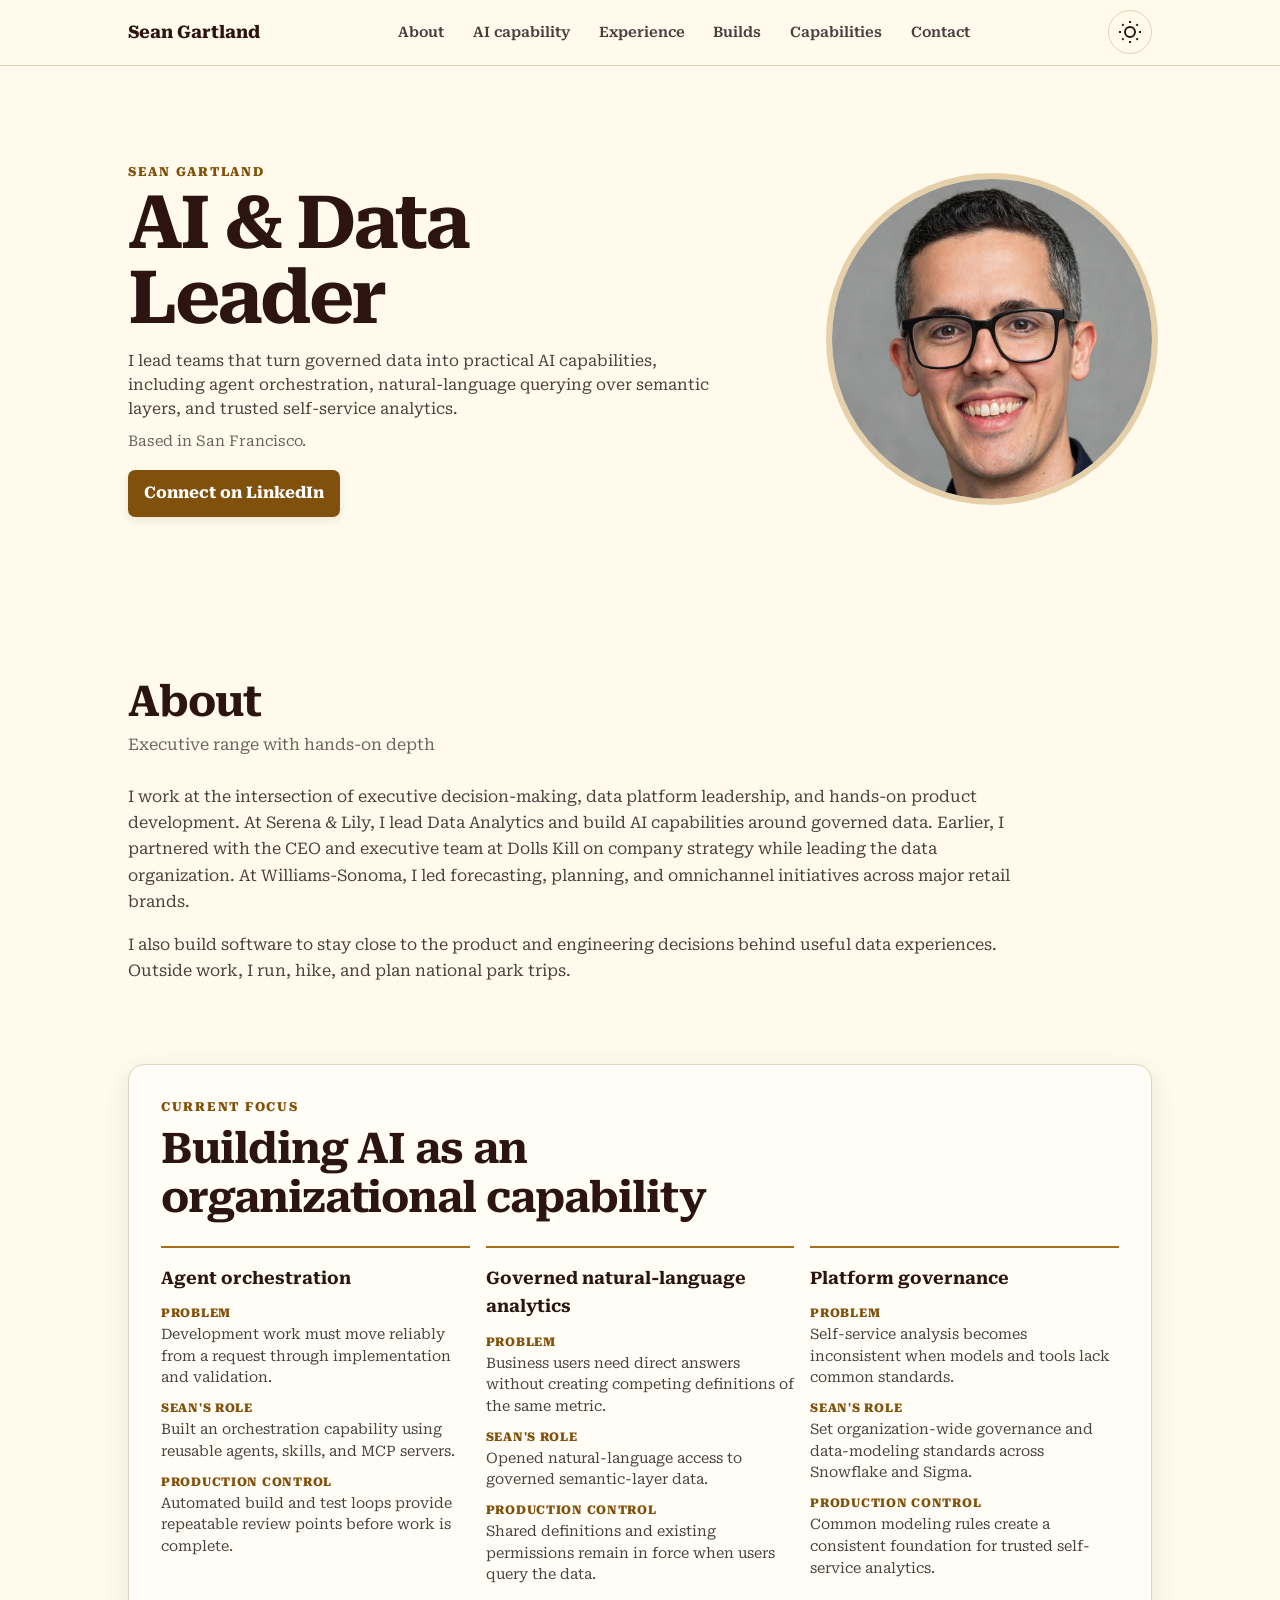
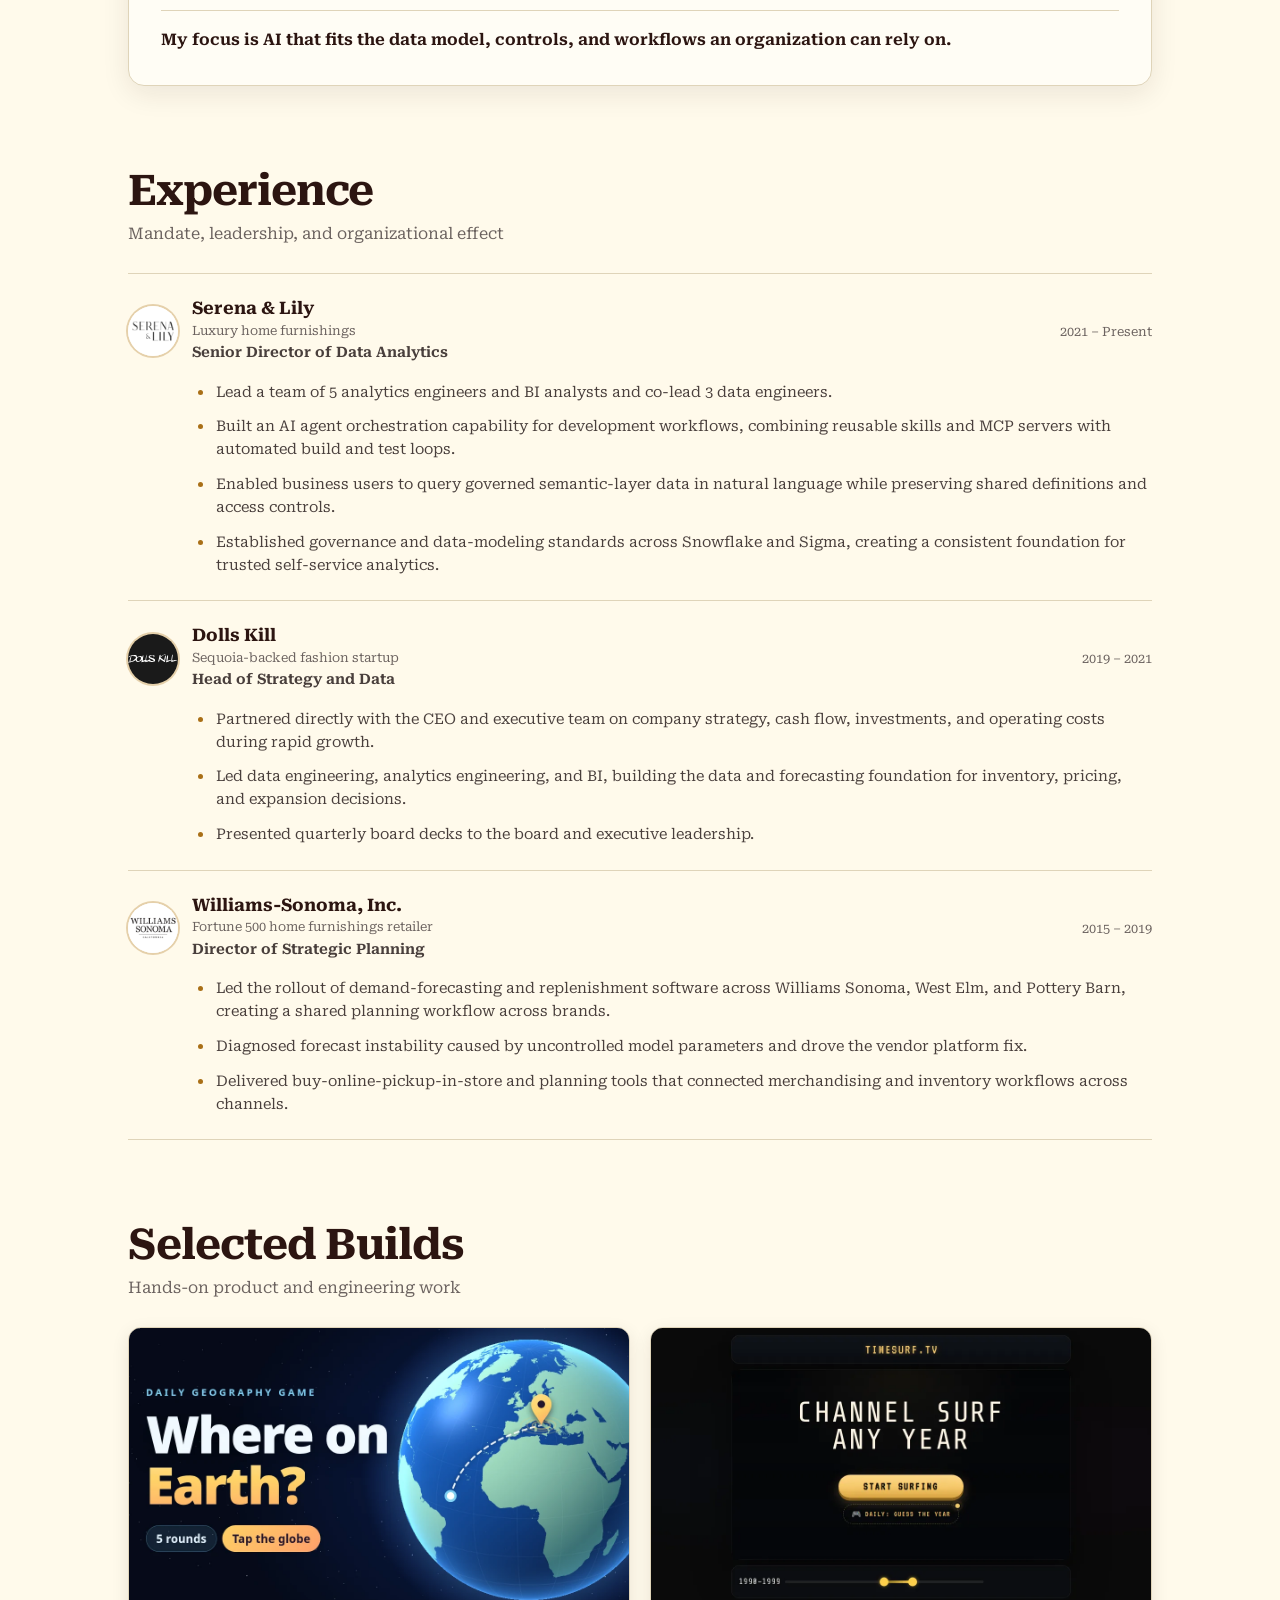
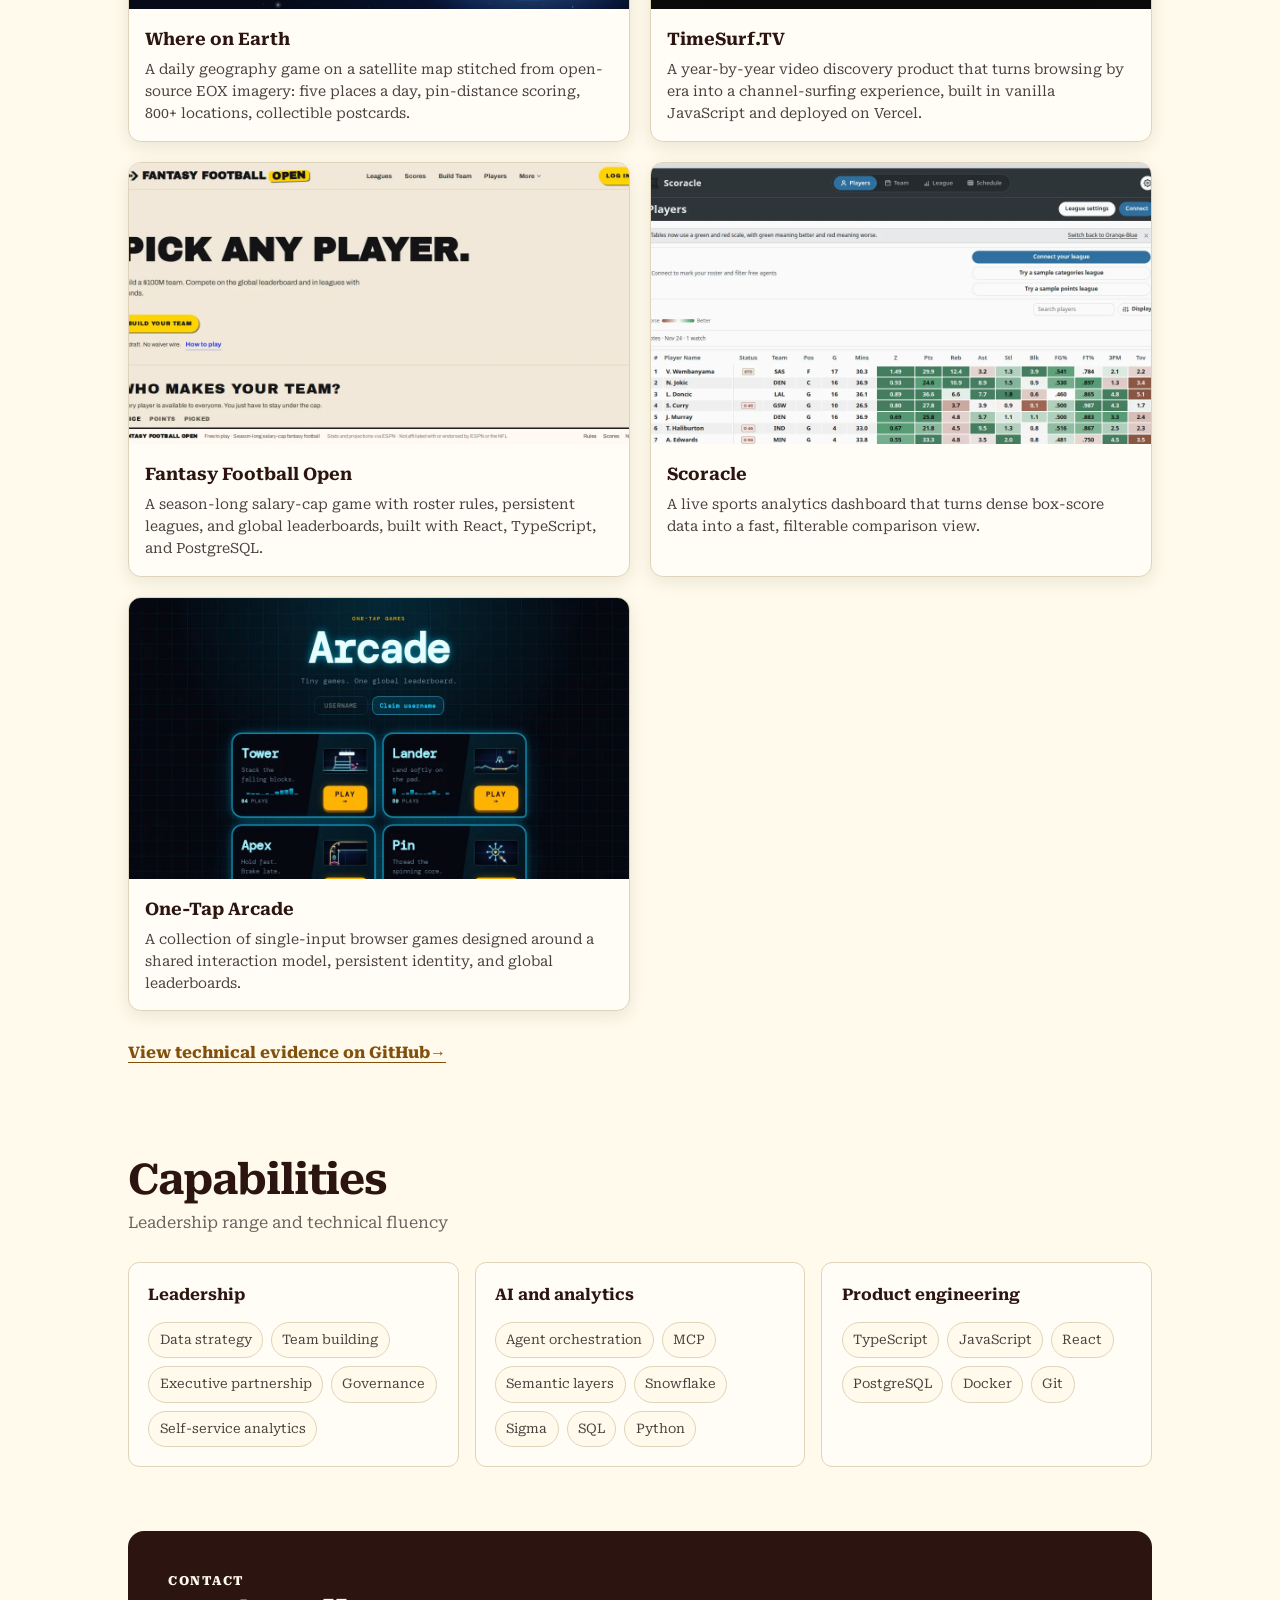
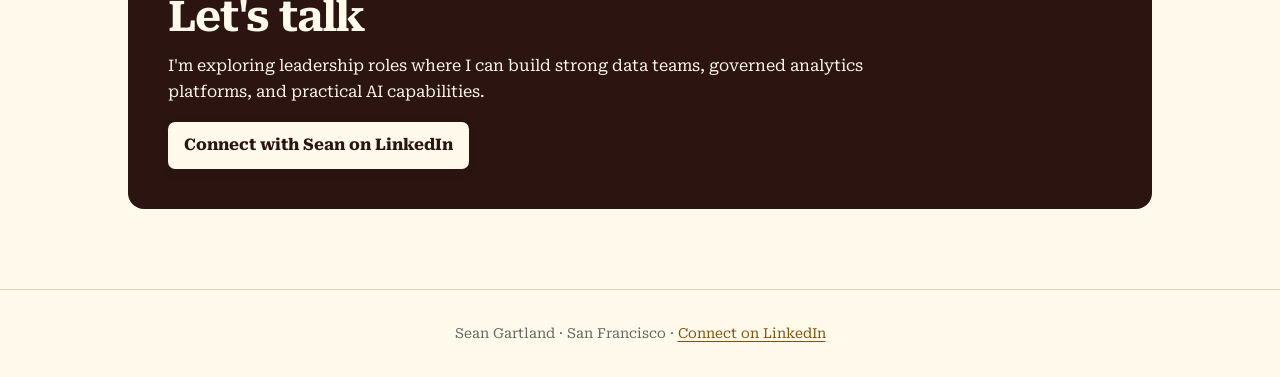
<file: index.html>
<!DOCTYPE html>
<html lang="en">
<head>
  <meta charset="UTF-8" />
  <meta name="viewport" content="width=device-width, initial-scale=1.0" />
  <title>Sean Gartland | AI &amp; Data Leader</title>
  <meta name="description" content="AI and data leader Sean Gartland builds high-performing data teams, governed data platforms, agent orchestration, and natural-language analytics." />
  <link rel="canonical" href="https://www.seangartland.com/" />
  <meta name="theme-color" content="#fffaeb" />
  <meta name="robots" content="index, follow" />
  <link rel="icon" href="favicon.svg" type="image/svg+xml" /><link rel="apple-touch-icon" href="assets/apple-touch-icon.png" />
  <meta property="og:type" content="website" /><meta property="og:site_name" content="Sean Gartland" /><meta property="og:url" content="https://www.seangartland.com/" />
  <meta property="og:title" content="Sean Gartland | AI &amp; Data Leader" /><meta property="og:description" content="AI and data leader Sean Gartland builds high-performing data teams, governed data platforms, agent orchestration, and natural-language analytics." />
  <meta property="og:image" content="https://www.seangartland.com/assets/og-image.png" /><meta property="og:image:type" content="image/png" /><meta property="og:image:width" content="1200" /><meta property="og:image:height" content="630" /><meta property="og:image:alt" content="Sean Gartland, AI &amp; Data Leader" />
  <meta name="twitter:card" content="summary_large_image" /><meta name="twitter:title" content="Sean Gartland | AI &amp; Data Leader" /><meta name="twitter:description" content="AI and data leader Sean Gartland builds high-performing data teams, governed data platforms, agent orchestration, and natural-language analytics." /><meta name="twitter:image" content="https://www.seangartland.com/assets/og-image.png" /><meta name="twitter:image:alt" content="Sean Gartland, AI &amp; Data Leader" />
  <script type="application/ld+json">{"@context":"https://schema.org","@type":"Person","name":"Sean Gartland","url":"https://www.seangartland.com/","image":"https://www.seangartland.com/assets/headshot/irlpfp.jpg","jobTitle":"Senior Director of Data Analytics","knowsAbout":["AI agent orchestration","natural-language analytics","semantic layers","data governance","Snowflake","Sigma","analytics leadership","data strategy"],"address":{"@type":"PostalAddress","addressLocality":"San Francisco","addressRegion":"CA","addressCountry":"US"},"sameAs":["https://www.linkedin.com/in/seangartland","https://github.com/seangartland"]}</script>
  <script>(()=>{const s=localStorage.getItem('theme');const d=s?s==='dark':matchMedia('(prefers-color-scheme: dark)').matches;if(d)document.documentElement.classList.add('dark');document.querySelector('meta[name="theme-color"]').content=d?'#1a1d23':'#fffaeb'})();</script>
  <link rel="stylesheet" href="style.css" />
</head>
<body>
  <header id="site-header">
    <div class="header-inner"><a href="/" class="brand">Sean Gartland</a><nav class="desktop-nav" aria-label="Primary navigation"><a href="#about">About</a><a href="#capability">AI capability</a><a href="#experience">Experience</a><a href="#projects">Builds</a><a href="#skills">Capabilities</a><a href="#contact">Contact</a></nav><div class="header-right">
      <button class="theme-toggle" id="theme-toggle" type="button" aria-label="Switch to dark theme"><svg class="icon-sun" aria-hidden="true" width="24" height="24" viewBox="0 0 24 24" fill="none" stroke="currentColor" stroke-width="2"><circle cx="12" cy="12" r="5"/><path d="M12 1v2M12 21v2M4.22 4.22l1.42 1.42M18.36 18.36l1.42 1.42M1 12h2M21 12h2M4.22 19.78l1.42-1.42M18.36 5.64l1.42-1.42"/></svg><svg class="icon-moon" aria-hidden="true" width="24" height="24" viewBox="0 0 24 24" fill="none" stroke="currentColor" stroke-width="2"><path d="M21 12.79A9 9 0 1 1 11.21 3 7 7 0 0 0 21 12.79z"/></svg></button>
      <button class="mobile-menu-btn" id="mobile-menu-btn" type="button" aria-label="Open menu" aria-expanded="false" aria-controls="mobile-nav"><svg aria-hidden="true" width="24" height="24" viewBox="0 0 24 24" fill="none" stroke="currentColor" stroke-width="2"><path d="M4 6h16M4 12h16M4 18h16"/></svg></button>
    </div></div>
    <nav class="mobile-nav" id="mobile-nav" aria-label="Mobile navigation"><a href="#about">About</a><a href="#capability">AI capability</a><a href="#experience">Experience</a><a href="#projects">Builds</a><a href="#skills">Capabilities</a><a href="#contact">Contact</a></nav>
  </header>
  <main>
    <section class="hero-section" aria-labelledby="hero-title"><div class="hero-content"><div class="hero-copy"><div class="hero-head"><div class="hero-titles"><p class="hero-eyebrow">Sean Gartland</p><h1 id="hero-title">AI &amp; Data Leader</h1></div><div class="hero-image-container"><img src="assets/headshot/irlpfp.jpg" alt="Sean Gartland" class="hero-image" width="900" height="900" fetchpriority="high" /></div></div><p class="hero-desc">I lead teams that turn governed data into practical AI capabilities, including agent orchestration, natural-language querying over semantic layers, and trusted self-service analytics.</p><p class="hero-location">Based in San Francisco.</p><a class="button-link" href="https://www.linkedin.com/in/seangartland" target="_blank" rel="noopener noreferrer">Connect on LinkedIn</a></div></div></section>
    <div class="sections-wrapper">
      <section id="about" class="content-section"><h2 class="section-heading">About</h2><p class="section-subtitle">Executive range with hands-on depth</p><div class="about-text"><p>I work at the intersection of executive decision-making, data platform leadership, and hands-on product development. At Serena &amp; Lily, I lead Data Analytics and build AI capabilities around governed data. Earlier, I partnered with the CEO and executive team at Dolls Kill on company strategy while leading the data organization. At Williams-Sonoma, I led forecasting, planning, and omnichannel initiatives across major retail brands.</p><p>I also build software to stay close to the product and engineering decisions behind useful data experiences. Outside work, I run, hike, and plan national park trips.</p></div></section>
      <section id="capability" class="content-section proof-section"><div class="proof-panel"><p class="panel-kicker">Current focus</p><h2 class="section-heading">Building AI as an organizational capability</h2><div class="proof-grid">
        <article class="proof-item"><h3>Agent orchestration</h3><dl><div><dt>Problem</dt><dd>Development work must move reliably from a request through implementation and validation.</dd></div><div><dt>Sean's role</dt><dd>Built an orchestration capability using reusable agents, skills, and MCP servers.</dd></div><div><dt>Production control</dt><dd>Automated build and test loops provide repeatable review points before work is complete.</dd></div></dl></article>
        <article class="proof-item"><h3>Governed natural-language analytics</h3><dl><div><dt>Problem</dt><dd>Business users need direct answers without creating competing definitions of the same metric.</dd></div><div><dt>Sean's role</dt><dd>Opened natural-language access to governed semantic-layer data.</dd></div><div><dt>Production control</dt><dd>Shared definitions and existing permissions remain in force when users query the data.</dd></div></dl></article>
        <article class="proof-item"><h3>Platform governance</h3><dl><div><dt>Problem</dt><dd>Self-service analysis becomes inconsistent when models and tools lack common standards.</dd></div><div><dt>Sean's role</dt><dd>Set organization-wide governance and data-modeling standards across Snowflake and Sigma.</dd></div><div><dt>Production control</dt><dd>Common modeling rules create a consistent foundation for trusted self-service analytics.</dd></div></dl></article>
      </div><p class="proof-closing">My focus is AI that fits the data model, controls, and workflows an organization can rely on.</p></div></section>
      <section id="experience" class="content-section"><h2 class="section-heading">Experience</h2><p class="section-subtitle">Mandate, leadership, and organizational effect</p><div class="experience-list">
        <article class="experience-item"><header class="exp-header"><div class="exp-logo"><img src="assets/serena-lily-logo.png" alt="" width="256" height="256" loading="lazy" decoding="async" /></div><div class="exp-identity"><h3>Serena &amp; Lily</h3><p class="exp-company-desc">Luxury home furnishings</p><p class="exp-role">Senior Director of Data Analytics</p><p class="exp-date">2021 – Present</p></div></header><ul class="exp-bullets"><li>Lead a team of 5 analytics engineers and BI analysts and co-lead 3 data engineers.</li><li>Built an AI agent orchestration capability for development workflows, combining reusable skills and MCP servers with automated build and test loops.</li><li>Enabled business users to query governed semantic-layer data in natural language while preserving shared definitions and access controls.</li><li>Established governance and data-modeling standards across Snowflake and Sigma, creating a consistent foundation for trusted self-service analytics.</li></ul></article>
        <article class="experience-item"><header class="exp-header"><div class="exp-logo exp-logo--dark"><img src="assets/dolls-kill-logo.svg" alt="" width="56" height="56" loading="lazy" decoding="async" /></div><div class="exp-identity"><h3>Dolls Kill</h3><p class="exp-company-desc">Sequoia-backed fashion startup</p><p class="exp-role">Head of Strategy and Data</p><p class="exp-date">2019 – 2021</p></div></header><ul class="exp-bullets"><li>Partnered directly with the CEO and executive team on company strategy, cash flow, investments, and operating costs during rapid growth.</li><li>Led data engineering, analytics engineering, and BI, building the data and forecasting foundation for inventory, pricing, and expansion decisions.</li><li>Presented quarterly board decks to the board and executive leadership.</li></ul></article>
        <article class="experience-item"><header class="exp-header"><div class="exp-logo exp-logo--white"><img src="assets/williams-sonoma-logo.png" alt="" width="256" height="256" loading="lazy" decoding="async" /></div><div class="exp-identity"><h3>Williams-Sonoma, Inc.</h3><p class="exp-company-desc">Fortune 500 home furnishings retailer</p><p class="exp-role">Director of Strategic Planning</p><p class="exp-date">2015 – 2019</p></div></header><ul class="exp-bullets"><li>Led the rollout of demand-forecasting and replenishment software across Williams Sonoma, West Elm, and Pottery Barn, creating a shared planning workflow across brands.</li><li>Diagnosed forecast instability caused by uncontrolled model parameters and drove the vendor platform fix.</li><li>Delivered buy-online-pickup-in-store and planning tools that connected merchandising and inventory workflows across channels.</li></ul></article>
      </div></section>
      <section id="projects" class="content-section"><h2 class="section-heading">Selected Builds</h2><p class="section-subtitle">Hands-on product and engineering work</p><div class="projects-grid">
        <a href="https://where-on.earth" target="_blank" rel="noopener noreferrer" class="project-card"><div class="project-image-wrap"><img src="assets/projects/where-on-earth-preview.webp" alt="Where on Earth daily geography game" class="project-image" width="1200" height="630" loading="lazy" decoding="async" /></div><div class="project-info"><h3>Where on Earth</h3><p>A daily geography game on a satellite map stitched from open-source EOX imagery: five places a day, pin-distance scoring, 800+ locations, collectible postcards.</p></div></a>
        <a href="https://timesurf.tv" target="_blank" rel="noopener noreferrer" class="project-card"><div class="project-image-wrap"><img src="assets/projects/timesurf-preview.webp" alt="TimeSurf.TV interface" class="project-image" width="1200" height="630" loading="lazy" decoding="async" /></div><div class="project-info"><h3>TimeSurf.TV</h3><p>A year-by-year video discovery product that turns browsing by era into a channel-surfing experience, built in vanilla JavaScript and deployed on Vercel.</p></div></a>
        <a href="https://fantasyfootballopen.com" target="_blank" rel="noopener noreferrer" class="project-card"><div class="project-image-wrap"><img src="assets/projects/ffo-preview.webp" alt="Fantasy Football Open interface" class="project-image" width="1200" height="630" loading="lazy" decoding="async" /></div><div class="project-info"><h3>Fantasy Football Open</h3><p>A season-long salary-cap game with roster rules, persistent leagues, and global leaderboards, built with React, TypeScript, and PostgreSQL.</p></div></a>
        <a href="https://scoreacle.vercel.app" target="_blank" rel="noopener noreferrer" class="project-card"><div class="project-image-wrap"><img src="assets/projects/scoracle-preview.webp" alt="Scoracle sports analytics interface" class="project-image" width="1200" height="630" loading="lazy" decoding="async" /></div><div class="project-info"><h3>Scoracle</h3><p>A live sports analytics dashboard that turns dense box-score data into a fast, filterable comparison view.</p></div></a>
        <a href="https://one-tap-arcade.vercel.app" target="_blank" rel="noopener noreferrer" class="project-card"><div class="project-image-wrap"><img src="assets/projects/arcade-preview.webp" alt="One-Tap Arcade game collection" class="project-image" width="1200" height="630" loading="lazy" decoding="async" /></div><div class="project-info"><h3>One-Tap Arcade</h3><p>A collection of single-input browser games designed around a shared interaction model, persistent identity, and global leaderboards.</p></div></a>
      </div><a href="https://github.com/seangartland" target="_blank" rel="noopener noreferrer" class="evidence-link">View technical evidence on GitHub <span aria-hidden="true">→</span></a></section>
      <section id="skills" class="content-section"><h2 class="section-heading">Capabilities</h2><p class="section-subtitle">Leadership range and technical fluency</p><div class="capability-matrix"><article><h3>Leadership</h3><ul><li>Data strategy</li><li>Team building</li><li>Executive partnership</li><li>Governance</li><li>Self-service analytics</li></ul></article><article><h3>AI and analytics</h3><ul><li>Agent orchestration</li><li>MCP</li><li>Semantic layers</li><li>Snowflake</li><li>Sigma</li><li>SQL</li><li>Python</li></ul></article><article><h3>Product engineering</h3><ul><li>TypeScript</li><li>JavaScript</li><li>React</li><li>PostgreSQL</li><li>Docker</li><li>Git</li></ul></article></div></section>
      <section id="contact" class="content-section contact-section"><p class="panel-kicker">Contact</p><h2 class="section-heading">Let's talk</h2><p>I'm exploring leadership roles where I can build strong data teams, governed analytics platforms, and practical AI capabilities.</p><a class="button-link" href="https://www.linkedin.com/in/seangartland" target="_blank" rel="noopener noreferrer">Connect with Sean on LinkedIn</a></section>
    </div>
  </main>
  <footer class="site-footer"><p>Sean Gartland <span aria-hidden="true">·</span> San Francisco <span aria-hidden="true">·</span> <a href="https://www.linkedin.com/in/seangartland" target="_blank" rel="noopener noreferrer">Connect on LinkedIn</a></p></footer>
  <button id="scroll-top" class="scroll-top-btn" type="button" aria-label="Scroll to top"><svg aria-hidden="true" width="20" height="20" viewBox="0 0 24 24" fill="none" stroke="currentColor" stroke-width="2.5"><path d="m18 15-6-6-6 6"/></svg></button><script src="script.js"></script>
</body>
</html>
</file>
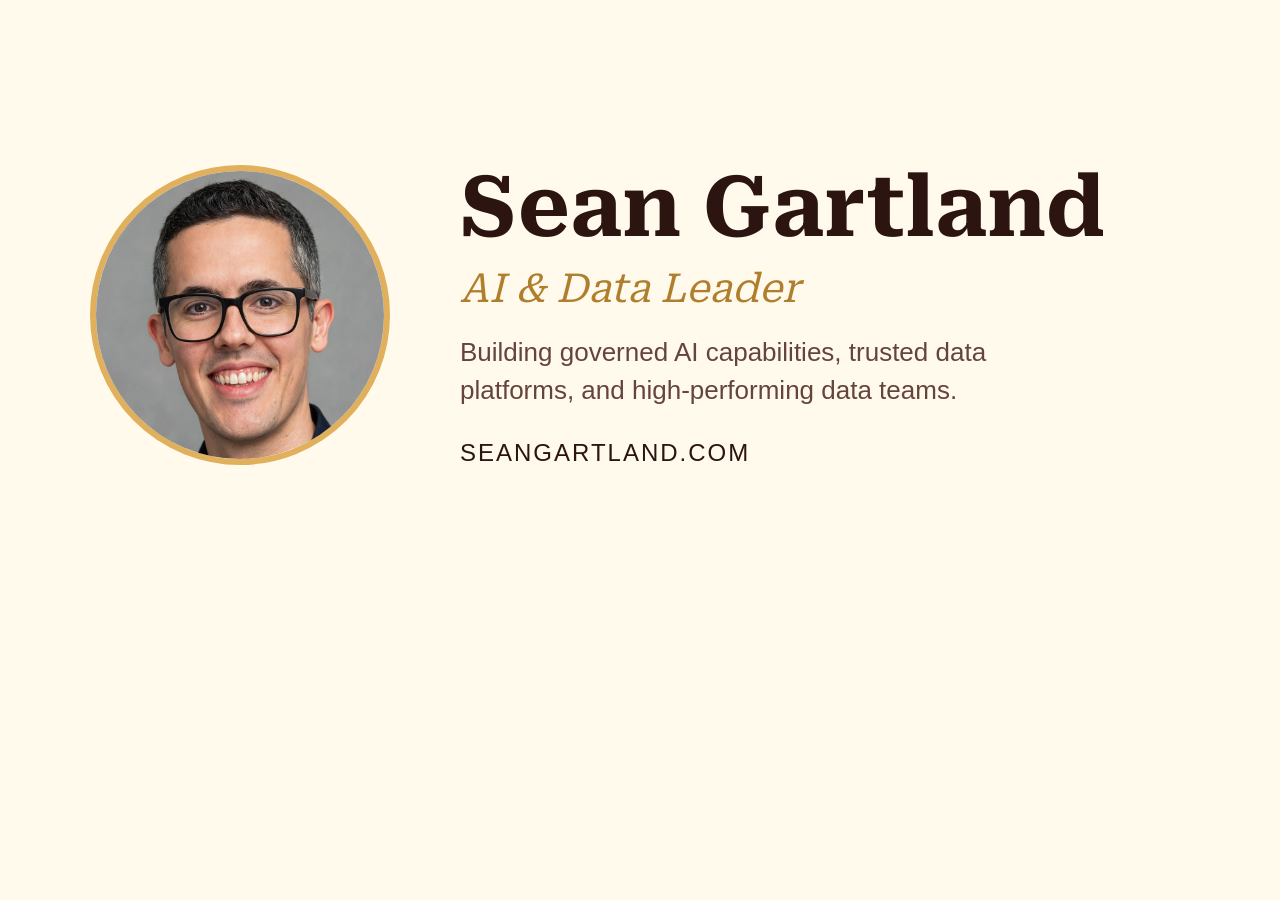
<file: og-card.html>
<!DOCTYPE html>
<html lang="en">
<head>
<meta charset="UTF-8" />
<style>
  @font-face {
    font-family: 'Roboto Serif';
    src: url('assets/fonts/roboto-serif-latin.woff2') format('woff2');
    font-weight: 100 900;
    font-display: swap;
  }
  * { margin: 0; padding: 0; box-sizing: border-box; }
  body {
    width: 1200px; height: 630px;
    background: #fffaeb;
    font-family: 'Roboto Serif', Georgia, serif;
    display: flex; align-items: center; justify-content: center;
    overflow: hidden;
  }
  .card { display: flex; align-items: center; gap: 70px; padding: 0 90px; width: 100%; }
  .photo {
    width: 300px; height: 300px; border-radius: 50%;
    object-fit: cover; flex-shrink: 0;
    border: 6px solid #e0b05c;
  }
  .name { font-size: 84px; font-weight: 700; color: #2c1511; line-height: 1.05; }
  .title { font-size: 40px; color: #b07f2e; margin-top: 14px; font-style: italic; }
  .tag { font-size: 26px; color: #65443d; margin-top: 22px; line-height: 1.45; max-width: 640px; font-family: -apple-system, 'Segoe UI', sans-serif; }
  .url { font-size: 24px; color: #2c1511; margin-top: 30px; letter-spacing: 2px; font-family: -apple-system, 'Segoe UI', sans-serif; }
</style>
</head>
<body>
  <div class="card">
    <img class="photo" src="assets/headshot/irlpfp.jpg" alt="" />
    <div>
      <div class="name">Sean Gartland</div>
      <div class="title">AI &amp; Data Leader</div>
      <div class="tag">Building governed AI capabilities, trusted data platforms, and high-performing data teams.</div>
      <div class="url">SEANGARTLAND.COM</div>
    </div>
  </div>
</body>
</html>
</file>
<file: style.css>
@font-face{font-family:"Roboto Serif";src:url("assets/fonts/roboto-serif-latin.woff2") format("woff2");font-weight:100 900;font-style:normal;font-display:swap}
*,*::before,*::after{box-sizing:border-box;margin:0;padding:0}
:root{--accent:#a96f16;--accent-strong:#81500a;--ink:#2c1511;--text:#493f3c;--muted:#6b625f;--bg:#fffaeb;--card:#fffdf5;--border:#dfd4b9;--shadow:rgba(44,21,17,.09);--on-accent:#fff}
html.dark{--accent:#d2a452;--accent-strong:#edc778;--ink:#f1dfbc;--text:#ddd8cf;--muted:#b8b0a4;--bg:#1a1d23;--card:#22262d;--border:#454a52;--shadow:rgba(0,0,0,.35);--on-accent:#21160a}
html{scroll-behavior:smooth;background:var(--bg)}
body{font-family:"Roboto Serif",Georgia,serif;background:var(--bg);color:var(--text);line-height:1.65;-webkit-font-smoothing:antialiased}
a{color:inherit;text-decoration:none}img{display:block;max-width:100%}button{font:inherit}
:focus-visible{outline:3px solid var(--accent);outline-offset:4px;border-radius:4px}
section{scroll-margin-top:5rem}
#site-header{position:sticky;top:0;z-index:50;background:color-mix(in srgb,var(--bg) 94%,transparent);border-bottom:1px solid var(--border);backdrop-filter:blur(10px);transition:box-shadow .2s ease}
#site-header.scrolled{box-shadow:0 4px 16px var(--shadow)}
.header-inner{max-width:68rem;margin:auto;padding:.65rem 1.25rem;display:flex;align-items:center;justify-content:space-between;min-height:64px}
.brand{font-size:1.08rem;font-weight:750;color:var(--ink)}.header-right{display:flex;align-items:center;gap:.25rem}
.desktop-nav{display:none}.desktop-nav a,.mobile-nav a{color:var(--text);font-weight:600}
.theme-toggle,.mobile-menu-btn{width:44px;height:44px;display:grid;place-items:center;border:1px solid var(--border);border-radius:50%;background:transparent;color:var(--ink);cursor:pointer}
.mobile-menu-btn{border-color:transparent}.icon-moon{display:none}.dark .icon-sun{display:none}.dark .icon-moon{display:block}
.mobile-nav{display:none;padding:0 1.25rem 1rem;background:var(--bg)}.mobile-nav.open{display:flex;flex-direction:column}.mobile-nav a{display:flex;align-items:center;min-height:44px;border-bottom:1px solid var(--border)}
.hero-section{max-width:68rem;margin:auto;padding:2rem 1.25rem 2.5rem;overflow:hidden}
.hero-content{display:flex;flex-direction:column;align-items:center;gap:1.5rem}.hero-copy{text-align:left;width:100%;max-width:38rem}
.hero-eyebrow,.panel-kicker{font-size:.78rem;font-weight:800;letter-spacing:.14em;text-transform:uppercase;color:var(--accent-strong)}
.hero-copy h1{margin:.25rem 0 .75rem;font-size:clamp(2.45rem,12vw,4.6rem);line-height:1.02;letter-spacing:-.04em;color:var(--ink)}
.hero-desc{font-size:.98rem;line-height:1.55;color:var(--text)}.hero-location{margin-top:.5rem;color:var(--muted);font-size:.92rem}
.button-link{display:inline-flex;align-items:center;justify-content:center;min-height:44px;margin-top:1rem;padding:.65rem 1rem;border-radius:.45rem;background:var(--accent-strong);color:var(--on-accent);font-weight:750;box-shadow:0 3px 10px var(--shadow)}
.button-link:hover{filter:brightness(1.08)}
.hero-head{display:flex;align-items:center;justify-content:space-between;gap:1.25rem}.hero-image-container{width:144px;height:144px;border-radius:50%;overflow:hidden;box-shadow:0 0 0 6px color-mix(in srgb,var(--accent) 30%,transparent);flex:0 0 auto}.hero-image{width:100%;height:100%;object-fit:cover}
.sections-wrapper{max-width:68rem;margin:auto;padding:0 1.25rem 5rem}.content-section{padding:4rem 0 1rem}.section-heading{font-size:clamp(1.85rem,7vw,2.65rem);line-height:1.16;color:var(--ink);letter-spacing:-.025em}.section-subtitle{margin:.35rem 0 1.6rem;color:var(--muted)}
.about-text{display:grid;gap:1rem;max-width:56rem;font-size:1rem}
.proof-panel{padding:1.5rem;border:1px solid var(--border);border-radius:1rem;background:var(--card);box-shadow:0 8px 28px var(--shadow)}.proof-panel>.section-heading{max-width:42rem;margin:.35rem 0 1.5rem}.proof-grid{display:grid;gap:1rem}.proof-item{padding-top:1rem;border-top:2px solid var(--accent)}.proof-item h3{color:var(--ink);font-size:1.08rem;margin-bottom:.75rem}.proof-item dl{display:grid;gap:.65rem}.proof-item dt{font-weight:800;color:var(--accent-strong);font-size:.75rem;text-transform:uppercase;letter-spacing:.06em}.proof-item dd{font-size:.9rem;line-height:1.5}.proof-closing{margin-top:1.5rem;padding-top:1rem;border-top:1px solid var(--border);font-weight:650;color:var(--ink)}
.experience-list{display:grid}.experience-item{padding:1.5rem 0;border-top:1px solid var(--border)}.experience-item:last-child{border-bottom:1px solid var(--border)}.exp-header{display:flex;gap:.9rem;align-items:flex-start}.exp-logo{width:50px;height:50px;flex:0 0 50px;border-radius:50%;overflow:hidden;background:var(--card);box-shadow:0 0 0 2px color-mix(in srgb,var(--accent) 30%,transparent)}.exp-logo img{width:100%;height:100%;object-fit:contain}.exp-logo--dark{background:#1a1a1a}.exp-logo--white{background:#fff}.exp-identity h3{color:var(--ink);font-size:1.08rem;line-height:1.25}.exp-company-desc,.exp-date{color:var(--muted);font-size:.8rem}.exp-role{font-size:.9rem;color:var(--text);font-weight:650}.exp-bullets{margin-top:1rem;padding-left:1.25rem;display:grid;gap:.75rem}.exp-bullets li{font-size:.92rem;line-height:1.55;padding-left:.15rem}.exp-bullets li::marker{color:var(--accent)}
.projects-grid{display:grid;gap:1.25rem;margin-bottom:1.25rem}.project-card{border:1px solid var(--border);border-radius:.8rem;overflow:hidden;background:var(--card);box-shadow:0 5px 18px var(--shadow);transition:transform .2s ease,box-shadow .2s ease}.project-card:hover{transform:translateY(-2px);box-shadow:0 8px 24px var(--shadow)}.project-image-wrap{aspect-ratio:16/9;overflow:hidden;background:#eee}.project-image{width:100%;height:100%;object-fit:cover}.project-info{padding:1rem}.project-info h3{color:var(--ink);font-size:1.08rem;margin-bottom:.35rem}.project-info p{font-size:.88rem;line-height:1.55}.evidence-link{display:inline-flex;min-height:44px;align-items:center;color:var(--accent-strong);font-weight:750;text-decoration:underline;text-underline-offset:4px}
.capability-matrix{display:grid;gap:1rem}.capability-matrix article{padding:1.2rem;border:1px solid var(--border);border-radius:.7rem;background:var(--card)}.capability-matrix h3{color:var(--ink);font-size:1rem;margin-bottom:.8rem}.capability-matrix ul{display:flex;flex-wrap:wrap;gap:.5rem;list-style:none}.capability-matrix li{padding:.4rem .65rem;border:1px solid var(--border);border-radius:999px;font-size:.82rem;background:var(--bg)}
.contact-section{margin-top:3rem;padding:2rem!important;border-radius:1rem;background:var(--ink);color:var(--bg)}.contact-section .section-heading,.contact-section .panel-kicker{color:var(--bg)}.contact-section>p:not(.panel-kicker){max-width:44rem;margin-top:.75rem}.contact-section .button-link{background:var(--bg);color:var(--ink)}
.site-footer{padding:2rem 1.25rem;text-align:center;border-top:1px solid var(--border);color:var(--muted);font-size:.86rem}.site-footer a{color:var(--accent-strong);text-decoration:underline;text-underline-offset:3px}
.scroll-top-btn{position:fixed;right:1rem;bottom:1rem;width:44px;height:44px;border:0;border-radius:.5rem;background:var(--accent-strong);color:var(--on-accent);display:grid;place-items:center;opacity:0;pointer-events:none;transform:translateY(1rem);transition:opacity .2s,transform .2s;box-shadow:0 4px 12px var(--shadow)}.scroll-top-btn.visible{opacity:1;pointer-events:auto;transform:none}
@media(min-width:640px){.header-inner{padding-inline:2rem}.mobile-menu-btn{display:none}.desktop-nav{display:flex;gap:1.25rem;font-size:.84rem}.mobile-nav{display:none!important}.hero-section{padding:6rem 2rem}.hero-copy{display:grid;grid-template-columns:minmax(0,38rem) auto;justify-content:space-between;column-gap:3rem;max-width:none}.hero-head{display:contents}.hero-image-container{width:260px;height:260px;grid-column:2;grid-row:1/span 4;align-self:center}.hero-copy .button-link{justify-self:start}.sections-wrapper{padding-inline:2rem}.proof-panel{padding:2rem}.proof-grid,.capability-matrix{grid-template-columns:repeat(3,1fr)}.projects-grid{grid-template-columns:repeat(2,1fr)}.exp-header{align-items:center}.exp-identity{display:grid;grid-template-columns:1fr auto;column-gap:2rem;flex:1}.exp-identity h3,.exp-company-desc{grid-column:1}.exp-role{grid-column:1}.exp-date{grid-column:2;grid-row:1/4;align-self:center}.exp-bullets{margin-left:4.1rem}.contact-section{padding:2.5rem!important}}
@media(min-width:900px){.desktop-nav{gap:1.8rem;font-size:.9rem}.hero-image-container{width:320px;height:320px}}
@media(prefers-reduced-motion:reduce){html{scroll-behavior:auto}*,*::before,*::after{animation-duration:.01ms!important;animation-iteration-count:1!important;transition-duration:.01ms!important}.project-card:hover{transform:none}}
@media(hover:none){.project-card:hover{transform:none}}
</file>
